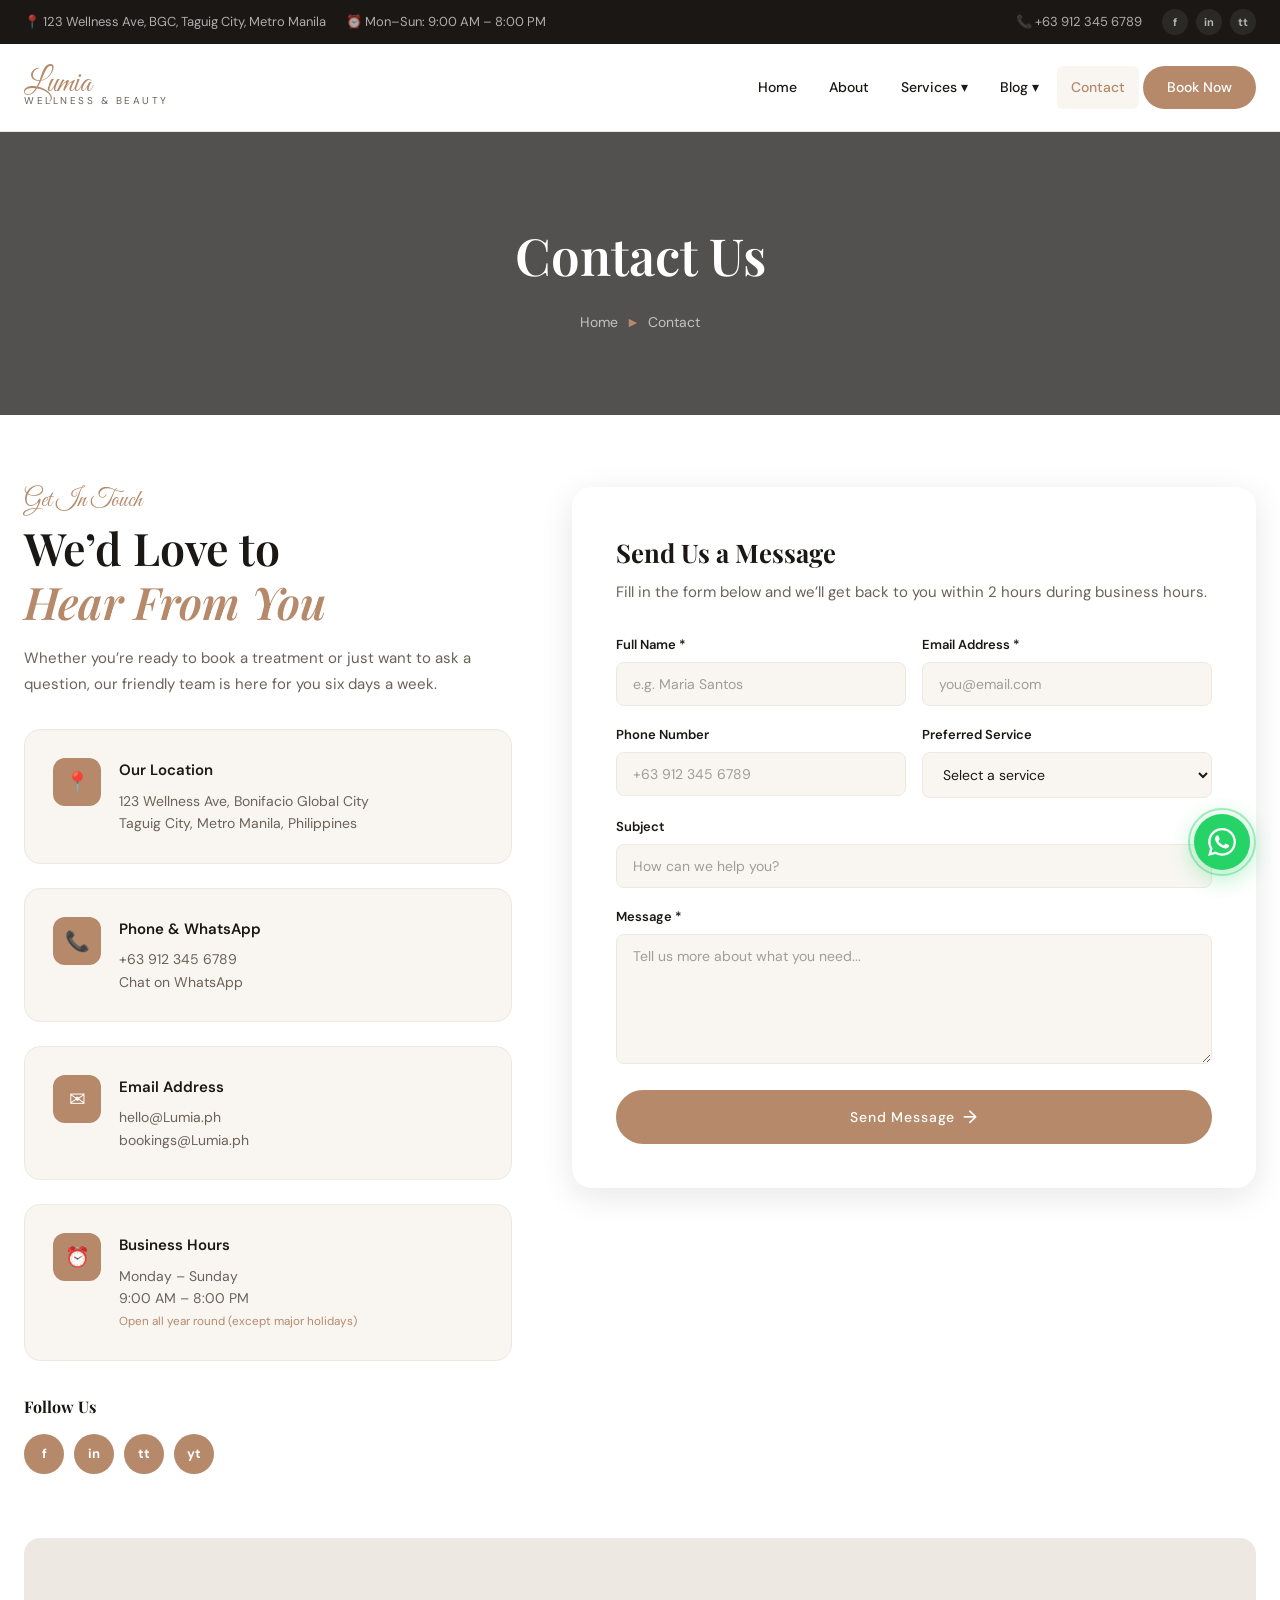
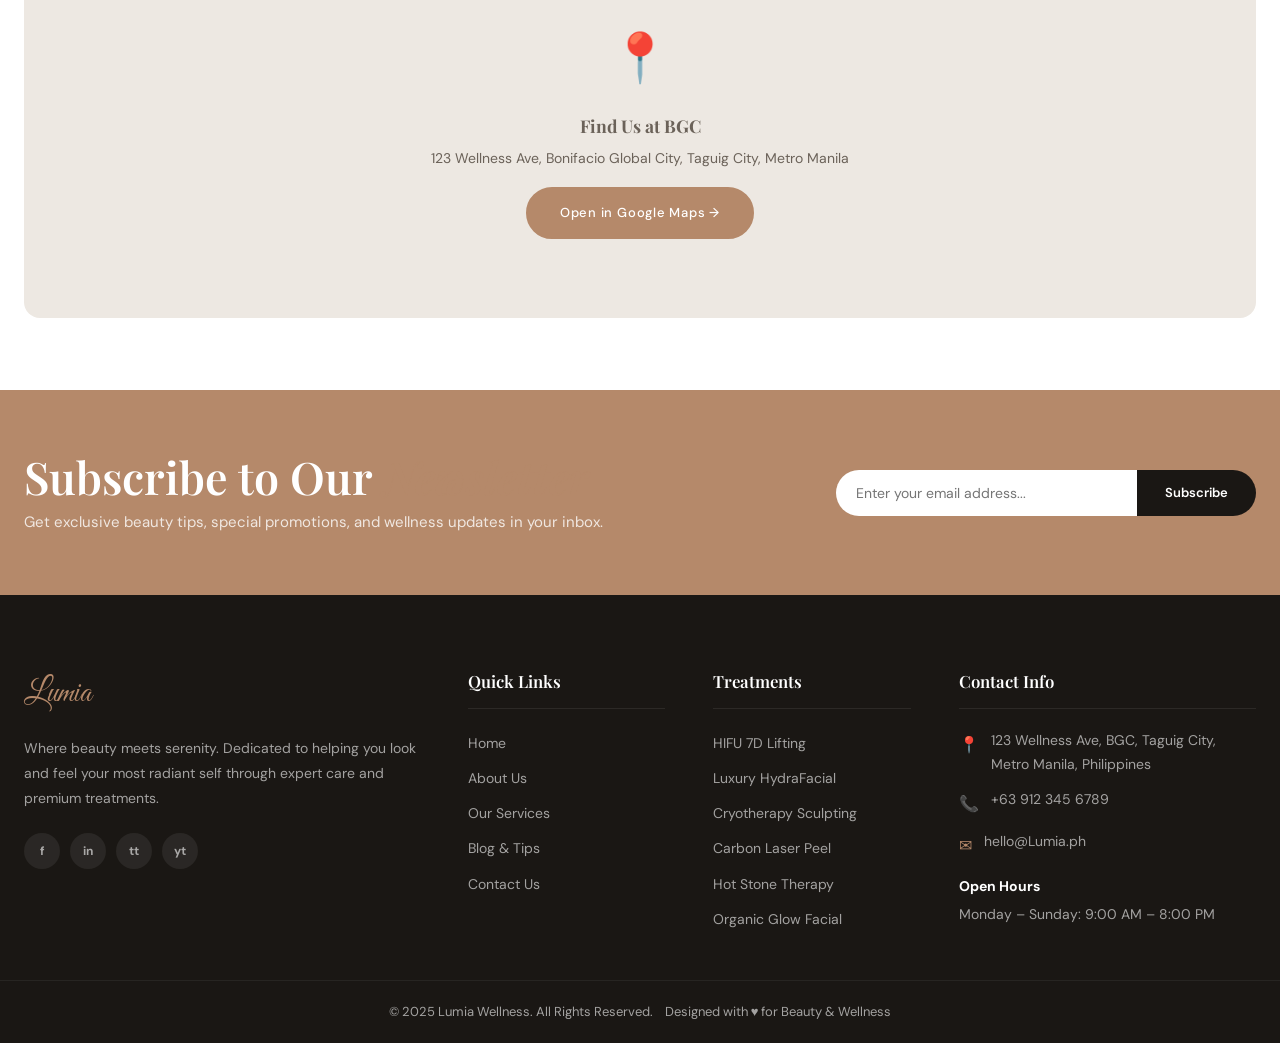
<file: contact.html>
<!DOCTYPE html>
<html lang="en">
<head>
  <meta charset="UTF-8" />
  <meta name="viewport" content="width=device-width, initial-scale=1.0" />
  <title>Contact Us &mdash; Lumia Wellness</title>
  <link rel="stylesheet" href="style.css" />
</head>
<body>

  <!-- TOP BAR -->
  <div class="top-bar">
    <div class="container">
      <div class="top-bar-left">
        <span>&#128205; 123 Wellness Ave, BGC, Taguig City, Metro Manila</span>
        <span>&#9200; Mon&ndash;Sun: 9:00 AM &ndash; 8:00 PM</span>
      </div>
      <div class="top-bar-right">
        <a href="tel:+639123456789">&#128222; +63 912 345 6789</a>
        <div class="top-bar-social">
          <a href="#" aria-label="Facebook">f</a>
          <a href="#" aria-label="Instagram">in</a>
          <a href="#" aria-label="TikTok">tt</a>
        </div>
      </div>
    </div>
  </div>

  <!-- NAVBAR -->
  <nav class="navbar" id="navbar">
    <div class="container">
      <div class="nav-inner">
        <a href="index.html" class="nav-logo">
          <span class="logo-script">Lumia</span>
          <span class="logo-sub">Wellness &amp; Beauty</span>
        </a>
        <ul class="nav-menu" id="navMenu">
          <li class="nav-item"><a href="index.html" class="nav-link">Home</a></li>
          <li class="nav-item"><a href="about.html" class="nav-link">About</a></li>
          <li class="nav-item">
            <a href="services.html" class="nav-link">Services &#9662;</a>
            <div class="dropdown">
              <a href="services.html">All Services</a>
              <a href="service-details.html">Service Detail</a>
            </div>
          </li>
          <li class="nav-item">
            <a href="blog.html" class="nav-link">Blog &#9662;</a>
            <div class="dropdown">
              <a href="blog.html">Blog Listing</a>
              <a href="blog-details.html">Blog Detail</a>
            </div>
          </li>
          <li class="nav-item"><a href="contact.html" class="nav-link active">Contact</a></li>
          <li class="nav-item"><a href="contact.html" class="nav-link nav-book">Book Now</a></li>
        </ul>
        <button class="nav-toggle" id="navToggle" aria-label="Toggle menu">
          <span></span><span></span><span></span>
        </button>
      </div>
    </div>
  </nav>

  <!-- PAGE HERO -->
  <section class="page-hero">
    <div class="page-hero-bg" style="background-image:url('https://images.unsplash.com/photo-1600334089648-b0d9d3028eb2?w=1600&q=80&fit=crop')"></div>
    <div class="page-hero-overlay"></div>
    <div class="container">
      <div class="page-hero-content">
        <h1>Contact Us</h1>
        <nav class="breadcrumb" aria-label="breadcrumb">
          <a href="index.html">Home</a>
          <span class="sep">&#9658;</span>
          <span>Contact</span>
        </nav>
      </div>
    </div>
  </section>
  <section class="contact-page">
    <div class="container">
      <div class="contact-grid">
        <!-- Contact Info -->
        <div class="contact-info">
          <div style="margin-bottom:8px;" class="reveal">
            <span class="tag">Get In Touch</span>
            <h2 class="section-title">We&rsquo;d Love to<br/><em>Hear From You</em></h2>
            <p style="font-size:15px;color:var(--mid);margin-top:8px;">Whether you&rsquo;re ready to book a treatment or just want to ask a question, our friendly team is here for you six days a week.</p>
          </div>
          <div class="contact-info-card reveal delay-1">
            <div class="contact-icon">&#128205;</div>
            <div>
              <h4>Our Location</h4>
              <p>123 Wellness Ave, Bonifacio Global City<br/>Taguig City, Metro Manila, Philippines</p>
            </div>
          </div>
          <div class="contact-info-card reveal delay-2">
            <div class="contact-icon">&#128222;</div>
            <div>
              <h4>Phone &amp; WhatsApp</h4>
              <p><a href="tel:+639123456789">+63 912 345 6789</a><br/><a href="https://wa.me/639123456789">Chat on WhatsApp</a></p>
            </div>
          </div>
          <div class="contact-info-card reveal delay-3">
            <div class="contact-icon">&#9993;</div>
            <div>
              <h4>Email Address</h4>
              <p><a href="mailto:hello@Lumia.ph">hello@Lumia.ph</a><br/><a href="mailto:bookings@Lumia.ph">bookings@Lumia.ph</a></p>
            </div>
          </div>
          <div class="contact-info-card reveal delay-4">
            <div class="contact-icon">&#9200;</div>
            <div>
              <h4>Business Hours</h4>
              <p>Monday &ndash; Sunday<br/>9:00 AM &ndash; 8:00 PM<br/><small style="color:var(--primary);">Open all year round (except major holidays)</small></p>
            </div>
          </div>
          <!-- Social Links -->
          <div class="reveal" style="margin-top:8px;">
            <h4 style="font-family:var(--font-display);font-size:1rem;color:var(--dark);margin-bottom:14px;">Follow Us</h4>
            <div style="display:flex;gap:10px;">
              <a href="#" style="width:40px;height:40px;border-radius:50%;background:var(--primary);color:#fff;display:flex;align-items:center;justify-content:center;font-weight:700;font-size:13px;">f</a>
              <a href="#" style="width:40px;height:40px;border-radius:50%;background:var(--primary);color:#fff;display:flex;align-items:center;justify-content:center;font-weight:700;font-size:13px;">in</a>
              <a href="#" style="width:40px;height:40px;border-radius:50%;background:var(--primary);color:#fff;display:flex;align-items:center;justify-content:center;font-weight:700;font-size:13px;">tt</a>
              <a href="#" style="width:40px;height:40px;border-radius:50%;background:var(--primary);color:#fff;display:flex;align-items:center;justify-content:center;font-weight:700;font-size:13px;">yt</a>
            </div>
          </div>
        </div>

        <!-- Contact Form -->
        <div class="contact-form-wrap reveal-right">
          <h2>Send Us a Message</h2>
          <p>Fill in the form below and we&rsquo;ll get back to you within 2 hours during business hours.</p>
          <form class="contact-form" onsubmit="event.preventDefault();this.innerHTML='<div style=text-align:center;padding:40px><div style=font-size:3rem>&#10003;</div><h3 style=color:var(--primary);font-family:var(--font-display);margin:12px 0>Message Sent!</h3><p>Thank you for reaching out. We will get back to you within 2 hours.</p></div>'">
            <div class="form-row">
              <div class="form-group">
                <label>Full Name *</label>
                <input type="text" class="cf-control" placeholder="e.g. Maria Santos" required />
              </div>
              <div class="form-group">
                <label>Email Address *</label>
                <input type="email" class="cf-control" placeholder="you@email.com" required />
              </div>
            </div>
            <div class="form-row">
              <div class="form-group">
                <label>Phone Number</label>
                <input type="tel" class="cf-control" placeholder="+63 912 345 6789" />
              </div>
              <div class="form-group">
                <label>Preferred Service</label>
                <select class="cf-control">
                  <option value="" disabled selected>Select a service</option>
                  <option>HIFU 7D Lifting Facial</option>
                  <option>Luxury HydraFacial</option>
                  <option>Cryotherapy Sculpting</option>
                  <option>Carbon Laser Peel</option>
                  <option>Hot Stone Therapy</option>
                  <option>Organic Glow Facial</option>
                  <option>General Inquiry</option>
                </select>
              </div>
            </div>
            <div class="form-group">
              <label>Subject</label>
              <input type="text" class="cf-control" placeholder="How can we help you?" />
            </div>
            <div class="form-group">
              <label>Message *</label>
              <textarea class="cf-control" placeholder="Tell us more about what you need..." required></textarea>
            </div>
            <button type="submit" class="btn btn-primary" style="width:100%;justify-content:center;font-size:14px;">Send Message <span class="arrow">&#8594;</span></button>
          </form>
        </div>
      </div>

      <!-- Map Placeholder -->
      <div class="map-wrap reveal" style="margin-top:64px;">
        <div style="text-align:center;">
          <div style="font-size:3rem;margin-bottom:12px;">&#128205;</div>
          <h3 style="font-family:var(--font-display);color:var(--mid);margin-bottom:6px;">Find Us at BGC</h3>
          <p style="font-size:14px;color:var(--mid);">123 Wellness Ave, Bonifacio Global City, Taguig City, Metro Manila</p>
          <a href="https://maps.google.com" target="_blank" class="btn btn-primary" style="margin-top:16px;">Open in Google Maps &#8594;</a>
        </div>
      </div>
    </div>
  </section>

  <!-- NEWSLETTER -->
  <section class="newsletter-section">
    <div class="container">
      <div class="newsletter-inner">
        <div class="newsletter-text reveal-left">
          <h2 class="section-title">Subscribe to Our <em>Newsletter</em></h2>
          <p>Get exclusive beauty tips, special promotions, and wellness updates in your inbox.</p>
        </div>
        <form class="newsletter-form" onsubmit="event.preventDefault();this.innerHTML='<p style=color:#fff;font-weight:600>&#10003; Thank you for subscribing!</p>'">
          <input type="email" placeholder="Enter your email address..." required />
          <button type="submit">Subscribe</button>
        </form>
      </div>
    </div>
  </section>

  <!-- FOOTER -->
  <footer class="footer">
    <div class="footer-top">
      <div class="container">
        <div class="footer-grid">
          <div class="footer-brand">
            <span class="logo-script">Lumia</span>
            <p>Where beauty meets serenity. Dedicated to helping you look and feel your most radiant self through expert care and premium treatments.</p>
            <div class="footer-social">
              <a href="#" aria-label="Facebook">f</a>
              <a href="#" aria-label="Instagram">in</a>
              <a href="#" aria-label="TikTok">tt</a>
              <a href="#" aria-label="YouTube">yt</a>
            </div>
          </div>
          <div class="footer-col">
            <h4>Quick Links</h4>
            <ul class="footer-links">
              <li><a href="index.html">Home</a></li>
              <li><a href="about.html">About Us</a></li>
              <li><a href="services.html">Our Services</a></li>
              <li><a href="blog.html">Blog &amp; Tips</a></li>
              <li><a href="contact.html">Contact Us</a></li>
            </ul>
          </div>
          <div class="footer-col">
            <h4>Treatments</h4>
            <ul class="footer-links">
              <li><a href="service-details.html">HIFU 7D Lifting</a></li>
              <li><a href="service-details.html">Luxury HydraFacial</a></li>
              <li><a href="service-details.html">Cryotherapy Sculpting</a></li>
              <li><a href="service-details.html">Carbon Laser Peel</a></li>
              <li><a href="service-details.html">Hot Stone Therapy</a></li>
              <li><a href="service-details.html">Organic Glow Facial</a></li>
            </ul>
          </div>
          <div class="footer-col">
            <h4>Contact Info</h4>
            <div class="footer-contact">
              <div class="footer-contact-item">
                <span class="footer-contact-icon">&#128205;</span>
                <span>123 Wellness Ave, BGC, Taguig City, Metro Manila, Philippines</span>
              </div>
              <div class="footer-contact-item">
                <span class="footer-contact-icon">&#128222;</span>
                <a href="tel:+639123456789">+63 912 345 6789</a>
              </div>
              <div class="footer-contact-item">
                <span class="footer-contact-icon">&#9993;</span>
                <a href="mailto:hello@Lumia.ph">hello@Lumia.ph</a>
              </div>
            </div>
            <div class="footer-hours">
              <strong>Open Hours</strong>
              Monday &ndash; Sunday: 9:00 AM &ndash; 8:00 PM
            </div>
          </div>
        </div>
      </div>
    </div>
    <div class="footer-bottom">
      <div class="container" style="display:flex;align-items:center;justify-content:space-between;flex-wrap:wrap;gap:12px;">
        <span>&copy; 2025 Lumia Wellness. All Rights Reserved.</span>
        <span>Designed with &#9829; for Beauty &amp; Wellness</span>
      </div>
    </div>
  </footer>

  <!-- WHATSAPP FLOATING BUTTON -->
  <a href="https://wa.me/639123456789?text=Hi!%20I'd%20like%20to%20book%20a%20consultation%20at%20Lumia%20Wellness." class="wa-float" target="_blank" rel="noopener noreferrer" aria-label="Chat on WhatsApp">
    <svg viewBox="0 0 24 24" xmlns="http://www.w3.org/2000/svg">
      <path d="M17.472 14.382c-.297-.149-1.758-.867-2.03-.967-.273-.099-.471-.148-.67.15-.197.297-.767.966-.94 1.164-.173.199-.347.223-.644.075-.297-.15-1.255-.463-2.39-1.475-.883-.788-1.48-1.761-1.653-2.059-.173-.297-.018-.458.13-.606.134-.133.298-.347.446-.52.149-.174.198-.298.298-.497.099-.198.05-.371-.025-.52-.075-.149-.669-1.612-.916-2.207-.242-.579-.487-.5-.669-.51-.173-.008-.371-.01-.57-.01-.198 0-.52.074-.792.372-.272.297-1.04 1.016-1.04 2.479 0 1.462 1.065 2.875 1.213 3.074.149.198 2.096 3.2 5.077 4.487.709.306 1.262.489 1.694.625.712.227 1.36.195 1.871.118.571-.085 1.758-.719 2.006-1.413.248-.694.248-1.289.173-1.413-.074-.124-.272-.198-.57-.347m-5.421 7.403h-.004a9.87 9.87 0 01-5.031-1.378l-.361-.214-3.741.982.998-3.648-.235-.374a9.86 9.86 0 01-1.51-5.26c.001-5.45 4.436-9.884 9.888-9.884 2.64 0 5.122 1.03 6.988 2.898a9.825 9.825 0 012.893 6.994c-.003 5.45-4.437 9.884-9.885 9.884m8.413-18.297A11.815 11.815 0 0012.05 0C5.495 0 .16 5.335.157 11.892c0 2.096.547 4.142 1.588 5.945L.057 24l6.305-1.654a11.882 11.882 0 005.683 1.448h.005c6.554 0 11.89-5.335 11.893-11.893a11.821 11.821 0 00-3.48-8.413z"/>
    </svg>
    <span class="wa-tooltip">Chat on WhatsApp!</span>
  </a>

  <script src="script.js"></script>
</body>
</html>
</file>
<file: style.css>
/* ================================================================
   SERENOVA WELLNESS — Main Stylesheet
   style.css | All Pages
   ================================================================ */

/* ---- Google Fonts ---- */
@import url('https://fonts.googleapis.com/css2?family=Playfair+Display:ital,wght@0,400;0,500;0,600;0,700;1,400;1,500&family=DM+Sans:wght@300;400;500;600&family=Great+Vibes&display=swap');

/* ================================================================
   CSS CUSTOM PROPERTIES
   ================================================================ */
:root {
  --primary:      #b5896a;
  --primary-dark: #9a6e51;
  --primary-light:#e8d5c4;
  --accent:       #7c9e8a;
  --accent-light: #d2e4da;
  --dark:         #1a1714;
  --dark-2:       #2e2824;
  --mid:          #6b6259;
  --light:        #f9f6f2;
  --white:        #ffffff;
  --border:       #ede8e2;
  --font-display: 'Playfair Display', Georgia, serif;
  --font-script:  'Great Vibes', cursive;
  --font-body:    'DM Sans', sans-serif;
  --transition:   0.38s cubic-bezier(0.4,0,0.2,1);
  --shadow-sm:    0 2px 12px rgba(26,23,20,0.07);
  --shadow-md:    0 8px 32px rgba(26,23,20,0.10);
  --shadow-lg:    0 20px 60px rgba(26,23,20,0.14);
  --radius:       10px;
  --container:    1300px;
  --nav-h:        88px;
}

/* ================================================================ RESET */
*, *::before, *::after { box-sizing: border-box; margin: 0; padding: 0; }
html { scroll-behavior: smooth; font-size: 16px; -webkit-font-smoothing: antialiased; }
body { font-family: var(--font-body); background: var(--white); color: var(--mid); line-height: 1.7; overflow-x: hidden; }
img  { max-width: 100%; height: auto; display: block; }
a    { color: inherit; text-decoration: none; }
ul   { list-style: none; }
button { cursor: pointer; border: none; background: none; font-family: inherit; }
input, textarea, select { font-family: inherit; }

/* ================================================================ UTILITIES */
.container { max-width: var(--container); margin: 0 auto; padding: 0 24px; }
.section    { padding: 96px 0; }
.text-center { text-align: center; }
.text-center .section-sub { margin: 0 auto; }

.tag { display: inline-block; font-family: var(--font-script); font-size: 1.5rem; color: var(--primary); margin-bottom: 8px; line-height: 1; }
.section-title { font-family: var(--font-display); font-size: clamp(1.9rem, 3.5vw, 2.8rem); font-weight: 600; color: var(--dark); line-height: 1.2; margin-bottom: 18px; }
.section-title em { font-style: italic; color: var(--primary); }
.section-sub { font-size: 15px; color: var(--mid); max-width: 540px; line-height: 1.8; }

/* ================================================================ BUTTONS */
.btn { display: inline-flex; align-items: center; gap: 8px; padding: 13px 32px; font-size: 13px; font-weight: 500; letter-spacing: 0.06em; border-radius: 40px; transition: var(--transition); cursor: pointer; white-space: nowrap; border: 2px solid transparent; }
.btn-primary { background: var(--primary); color: var(--white); border-color: var(--primary); }
.btn-primary:hover { background: var(--primary-dark); border-color: var(--primary-dark); transform: translateY(-2px); box-shadow: 0 8px 24px rgba(181,137,106,0.35); }
.btn-outline { background: transparent; color: var(--white); border-color: rgba(255,255,255,0.6); }
.btn-outline:hover { background: rgba(255,255,255,0.15); border-color: var(--white); }
.btn-dark { background: var(--dark); color: var(--white); border-color: var(--dark); }
.btn-dark:hover { background: var(--dark-2); transform: translateY(-2px); box-shadow: var(--shadow-md); }
.btn-accent { background: var(--accent); color: var(--white); border-color: var(--accent); }
.btn-accent:hover { background: #678379; border-color: #678379; transform: translateY(-2px); }
.btn .arrow { font-size: 18px; transition: transform var(--transition); }
.btn:hover .arrow { transform: translateX(4px); }

/* ================================================================ SCROLL REVEAL */
.reveal { opacity: 0; transform: translateY(36px); transition: opacity 0.75s ease, transform 0.75s ease; }
.reveal.visible { opacity: 1; transform: none; }
.reveal-left  { opacity: 0; transform: translateX(-40px); transition: opacity 0.75s ease, transform 0.75s ease; }
.reveal-right { opacity: 0; transform: translateX(40px);  transition: opacity 0.75s ease, transform 0.75s ease; }
.reveal-left.visible, .reveal-right.visible { opacity: 1; transform: none; }
.delay-1 { transition-delay: 0.1s !important; }
.delay-2 { transition-delay: 0.2s !important; }
.delay-3 { transition-delay: 0.3s !important; }
.delay-4 { transition-delay: 0.4s !important; }
.delay-5 { transition-delay: 0.5s !important; }

/* ================================================================ TOP BAR */
.top-bar { background: var(--dark); color: rgba(255,255,255,0.65); font-size: 13px; padding: 9px 0; }
.top-bar .container { max-width: var(--container); margin:0 auto; display: flex; align-items: center; justify-content: space-between; gap: 16px; flex-wrap: wrap; }
.top-bar-left, .top-bar-right { display: flex; align-items: center; gap: 20px; }
.top-bar a { color: rgba(255,255,255,0.65); transition: color 0.2s; }
.top-bar a:hover { color: var(--primary); }
.top-bar-social { display: flex; gap: 8px; }
.top-bar-social a { width: 26px; height: 26px; border-radius: 50%; background: rgba(255,255,255,0.08); display: flex; align-items: center; justify-content: center; font-size: 11px; font-weight: 700; transition: background var(--transition); }
.top-bar-social a:hover { background: var(--primary); color: #fff; }

/* ================================================================ NAVBAR */
.navbar { position: sticky; top: 0; z-index: 999; background: #fff; border-bottom: 1px solid var(--border); height: var(--nav-h); display: flex; align-items: center; transition: box-shadow var(--transition); }
.navbar.scrolled { box-shadow: var(--shadow-md); }
.navbar .container {
    max-width: var(--container);
    margin: 0 auto;
    width: 100%;
}
.nav-inner { display: flex; align-items: center; justify-content: space-between; width: 100%; }
.nav-logo { display: flex; flex-direction: column; line-height: 1; }
.nav-logo .logo-script { font-family: var(--font-script); font-size: 2rem; color: var(--primary); }
.nav-logo .logo-sub { font-size: 10px; letter-spacing: 0.25em; text-transform: uppercase; color: var(--mid); margin-top: -4px; }
.nav-menu { display: flex; align-items: center; gap: 4px; }
.nav-item { position: relative; }
.nav-link { display: block; padding: 10px 14px; font-size: 14px; font-weight: 500; color: var(--dark); border-radius: 6px; transition: color var(--transition), background var(--transition); white-space: nowrap; }
.nav-link:hover, .nav-link.active { color: var(--primary); background: var(--light); }
.nav-item:hover .dropdown { opacity: 1; visibility: visible; transform: translateY(0); }
.dropdown { position: absolute; top: calc(100% + 8px); left: 0; background: var(--white); border: 1px solid var(--border); border-radius: var(--radius); box-shadow: var(--shadow-lg); min-width: 180px; padding: 8px 0; opacity: 0; visibility: hidden; transform: translateY(12px); transition: var(--transition); z-index: 100; }
.dropdown a { display: block; padding: 9px 20px; font-size: 14px; color: var(--dark); transition: color var(--transition), padding var(--transition); }
.dropdown a:hover { color: var(--primary); padding-left: 26px; }
.nav-book { background: var(--primary) !important; color: var(--white) !important; border-radius: 40px !important; padding: 10px 24px !important; }
.nav-book:hover { background: var(--primary-dark) !important; }
.nav-toggle { display: none; flex-direction: column; gap: 5px; width: 28px; cursor: pointer; }
.nav-toggle span { display: block; height: 2px; background: var(--dark); border-radius: 2px; transition: var(--transition); }
.nav-toggle.open span:nth-child(1) { transform: rotate(45deg) translate(5px,5px); }
.nav-toggle.open span:nth-child(2) { opacity: 0; }
.nav-toggle.open span:nth-child(3) { transform: rotate(-45deg) translate(5px,-5px); }

/* ================================================================ HERO */
.hero { position: relative; overflow: hidden; min-height: 90vh; display: flex; align-items: center; padding: 60px 0; background: var(--light); }
.hero .hero-bg { position: absolute; inset: 0; pointer-events: none; z-index: 1; }
.hero .hero-bg::after { content: ''; position: absolute; inset: 0; background: radial-gradient(circle at center, rgba(255,255,255,0.2), transparent 60%); animation: heroBg 20s linear infinite; pointer-events: none; }
.hero .container { position: relative; z-index: 2; }

.hero-grid { display: grid; grid-template-columns: 1fr 1fr; gap: 80px; align-items: center; }
.hero-img-wrap { position: relative; display: flex; justify-content: center; }
.hero-img { width: 520px; height: 520px; border-radius: 50%; overflow: hidden; box-shadow: var(--shadow-lg); }
.hero-img img { width: 100%; height: 100%; object-fit: cover; transition: transform 0.7s ease; }
.hero-img:hover img { transform: scale(1.05); }
.hero-content { position: relative; z-index: 3; }
.hero-tag { font-family: var(--font-script); font-size: 1.8rem; color: var(--primary); display: block; margin-bottom: 12px; opacity: 0; animation: fadeUp 1s 0.4s forwards; }
.hero-title { font-family: var(--font-display); font-size: clamp(2.2rem, 5vw, 3.6rem); font-weight: 600; color: var(--dark); line-height: 1.1; margin-bottom: 22px; }
.hero-title em { font-style: italic; color: var(--primary); }
.hero-sub { font-size: 16px; color: var(--mid); margin-bottom: 40px; font-weight: 300; line-height: 1.8; opacity: 0; animation: fadeUp 1s 0.8s forwards; }
.hero-actions { display: flex; gap: 14px; flex-wrap: wrap; opacity: 0; animation: fadeUp 1s 1s forwards; }
@keyframes heroBg { 0%,100% { transform: scale(1) rotate(0deg); } 50% { transform: scale(1.05) rotate(180deg); } }
.hero-dots { display: none; }
.hero-dot { display: none; }
.hero-slide { display: none; }
.hero-overlay { display: none; }
.hero-strip { background: var(--dark); padding: 20px 0; }
.hero-strip .container { display: flex; align-items: center; justify-content: space-around; flex-wrap: wrap; gap: 16px; }
.strip-item { display: flex; align-items: center; gap: 12px; color: rgba(255,255,255,0.80); font-size: 14px; font-weight: 500; }
.strip-icon { width: 42px; height: 42px; border-radius: 50%; border: 1px solid rgba(255,255,255,0.2); display: flex; align-items: center; justify-content: center; font-size: 18px; flex-shrink: 0; }
@keyframes fadeUp { from { opacity: 0; transform: translateY(30px); } to { opacity: 1; transform: translateY(0); } }

/* Hero responsive and animations */
@media (max-width: 1024px) {
  .hero-grid { grid-template-columns: 1fr; gap: 40px; }
  .hero-img { width: 400px; height: 400px; }
}
@media (max-width: 768px) {
  .hero { min-height: auto; padding: 40px 0; }
  .hero-grid { grid-template-columns: 1fr; gap: 30px; }
  .hero-img { width: 300px; height: 300px; }
  .hero-title { font-size: clamp(1.8rem, 4vw, 2.4rem); }
  .hero-sub { font-size: 14px; }
}

/* ------------------------------------------------
   Section background subtle movement animation
   ------------------------------------------------ */
.section { position: relative; }
.section::before {
  content: '';
  position: absolute;
  inset: 0;
  background: radial-gradient(circle at 20% 20%, var(--accent-light) 0%, transparent 60%);
  opacity: 0.15;
  pointer-events: none;
  animation: bgMove 25s linear infinite;
  z-index: -1;
}
@keyframes bgMove {
  0%,100% { transform: translate(0,0); }
  50% { transform: translate(30px,40px); }
}

/* ------------------------------------------------
   HERO HEADLINES ANIMATION
   ------------------------------------------------ */
.hero-title span { display:inline-block; opacity:0; transform: translateY(20px); }
@keyframes slideUp { 0% { opacity:0; transform: translateY(20px); } 100% { opacity:1; transform: translateY(0); } }
.hero-title span.slide-in { animation: slideUp 0.6s ease forwards; }

/* ================================================================ CATEGORY STRIP */
.cat-strip { background: var(--light); border-bottom: 1px solid var(--border); }
.cat-strip .container { display: flex; align-items: stretch; justify-content: center; flex-wrap: wrap; }
.cat-item { display: flex; flex-direction: column; align-items: center; gap: 10px; padding: 28px 30px; border-right: 1px solid var(--border); text-align: center; transition: background var(--transition); cursor: pointer; flex: 1; min-width: 110px; }
.cat-item:last-child { border-right: none; }
.cat-item:hover { background: var(--white); }
.cat-item:hover .cat-icon { background: var(--primary); color: var(--white); }
.cat-icon { width: 56px; height: 56px; border-radius: 50%; background: var(--white); border: 1px solid var(--border); display: flex; align-items: center; justify-content: center; font-size: 22px; transition: var(--transition); }
.cat-label { font-size: 11px; font-weight: 600; letter-spacing: 0.08em; text-transform: uppercase; color: var(--dark); }

/* ================================================================ ABOUT */
/* old about section removed; replaced by feature-section further down */
.about-section { background: var(--white); }
.about-grid { display: grid; grid-template-columns: 1fr 1fr; gap: 72px; align-items: center; }
.about-img-wrap { position: relative; }
.about-img-main { border-radius: 16px; overflow: hidden; aspect-ratio: 4/5; }
.about-img-main img { width: 100%; height: 100%; object-fit: cover; transition: transform 0.7s ease; }
.about-img-main:hover img { transform: scale(1.04); }
.about-badge { position: absolute; bottom: -24px; right: -24px; background: var(--primary); color: var(--white); border-radius: 12px; padding: 20px 24px; text-align: center; box-shadow: var(--shadow-lg); }
.about-badge .num { font-family: var(--font-display); font-size: 2.4rem; font-weight: 700; line-height: 1; display: block; }
.about-badge .lbl { font-size: 12px; opacity: 0.85; margin-top: 4px; }
.about-text { padding-left: 10px; }
.about-text .tag { font-size: 1.7rem; }
.about-features { display: flex; flex-direction: column; gap: 16px; margin: 28px 0 32px; }
.about-feat { display: flex; align-items: flex-start; gap: 14px; }
.feat-dot { width: 32px; height: 32px; border-radius: 50%; background: var(--primary-light); color: var(--primary-dark); display: flex; align-items: center; justify-content: center; font-size: 15px; flex-shrink: 0; margin-top: 2px; }
.feat-text strong { display: block; font-size: 15px; color: var(--dark); margin-bottom: 2px; }
.feat-text span { font-size: 14px; }

/* ================================================================ FEATURE HIGHLIGHT (new section) */
.feature-section { position: relative; overflow: hidden; background: var(--light); }
.feature-bg { position: absolute; inset: 0; pointer-events: none; }
.anim-circle { position: absolute; border-radius: 50%; opacity: 0.25; animation: float 12s ease-in-out infinite; }
.anim-circle.c1 { width: 320px; height: 320px; background: var(--primary-light); top: 10%; left: -120px; animation-delay: 0s; }
.anim-circle.c2 { width: 240px; height: 240px; background: var(--accent-light); top: 50%; left: 75%; animation-delay: 3s; }
.anim-circle.c3 { width: 400px; height: 400px; background: var(--primary-light); top: 70%; left: 25%; animation-delay: 6s; }
@keyframes float { 0%,100% { transform: translate(0,0) scale(1); } 50% { transform: translate(25px,-35px) scale(1.25); } }

.feature-content { display: flex; align-items: center; gap: 80px; flex-wrap: wrap; position: relative; z-index: 2; }
.feature-img-wrap { flex: 1 1 480px; display: flex; justify-content: center; }
.feature-img { width: 480px; height: 480px; border-radius: 50%; overflow: hidden; }
.feature-img img { width: 100%; height: 100%; object-fit: cover; transition: transform 0.7s ease; }
.feature-img:hover img { transform: scale(1.04); }
.feature-text { flex: 1 1 540px; max-width: 540px; }
.feature-header { display: flex; align-items: center; gap: 16px; margin-bottom: 12px; }
.feature-header .years { background: var(--primary); color: var(--white); padding: 4px 14px; border-radius: 20px; font-size: 13px; }
.feature-text h2 { margin-bottom: 20px; position: relative; }
.feature-text h2::before { content: 'A'; position: absolute; top: -40px; left: -50px; font-size: 14rem; color: rgba(26,23,20,0.05); z-index: -1; }
.feature-text .section-sub { margin-bottom: 28px; }
@media (max-width: 768px) {
  .feature-content { flex-direction: column; gap: 40px; }
  .feature-img { width: 320px; height: 320px; }
  .feature-text h2::before { font-size: 10rem; top: -20px; left: -30px; }
}

/* ================================================================ SERVICES GRID */
.services-section { background: var(--light); }
.services-grid { display: grid; grid-template-columns: repeat(3, 1fr); gap: 28px; margin-top: 48px; }
.service-card { background: var(--white); border-radius: 16px; overflow: hidden; box-shadow: var(--shadow-sm); transition: transform var(--transition), box-shadow var(--transition); }
.service-card:hover { transform: translateY(-8px); box-shadow: var(--shadow-lg); }
.service-img { height: 240px; overflow: hidden; position: relative; }
.service-img img { width: 100%; height: 100%; object-fit: cover; transition: transform 0.7s ease; }
.service-card:hover .service-img img { transform: scale(1.08); }
.service-cat { position: absolute; top: 16px; left: 16px; background: var(--primary); color: #fff; font-size: 11px; font-weight: 600; letter-spacing: 0.1em; text-transform: uppercase; padding: 4px 12px; border-radius: 20px; }
.service-body { padding: 24px 26px 28px; }
.service-body h3 { font-family: var(--font-display); font-size: 1.2rem; font-weight: 600; color: var(--dark); margin-bottom: 10px; transition: color var(--transition); }
.service-card:hover .service-body h3 { color: var(--primary); }
.service-body p { font-size: 14px; line-height: 1.7; margin-bottom: 16px; }
.service-link { font-size: 13px; font-weight: 600; color: var(--primary); display: inline-flex; align-items: center; gap: 6px; transition: gap var(--transition); }
.service-card:hover .service-link { gap: 10px; }

/* ================================================================ STATS */
.stats-section { background: var(--dark); padding: 60px 0; }
.stats-grid { display: grid; grid-template-columns: repeat(4, 1fr); gap: 32px; text-align: center; }
.stat-item { color: var(--white); }
.stat-num { font-family: var(--font-display); font-size: clamp(2.4rem, 5vw, 3.4rem); font-weight: 700; color: var(--primary); line-height: 1; margin-bottom: 8px; }
.stat-label { font-size: 14px; opacity: 0.65; letter-spacing: 0.05em; }

/* ================================================================ PRICING */
.pricing-section { background: var(--white); }
.pricing-grid { display: grid; grid-template-columns: repeat(3, 1fr); gap: 28px; margin-top: 48px; }
.price-card { border: 1px solid var(--border); border-radius: 20px; padding: 40px 36px 44px; text-align: center; transition: var(--transition); position: relative; overflow: hidden; }
.price-card::before { content: ''; position: absolute; top: 0; left: 0; right: 0; height: 4px; background: var(--primary-light); transition: var(--transition); }
.price-card:hover { transform: translateY(-6px); box-shadow: var(--shadow-lg); border-color: transparent; }
.price-card:hover::before { background: var(--primary); }
.price-card.featured { background: var(--dark); border-color: var(--dark); color: var(--white); }
.price-card.featured::before { background: var(--primary); }
.price-badge { position: absolute; top: 20px; right: 20px; background: var(--primary); color: #fff; font-size: 11px; font-weight: 600; letter-spacing: 0.08em; padding: 4px 10px; border-radius: 20px; }
.price-name { font-family: var(--font-script); font-size: 1.6rem; color: var(--primary); margin-bottom: 4px; }
.price-title { font-family: var(--font-display); font-size: 1.4rem; color: var(--dark); margin-bottom: 20px; }
.price-card.featured .price-title { color: var(--white); }
.price-amount { margin-bottom: 28px; }
.price-amount .currency { font-size: 1.2rem; color: var(--primary); vertical-align: top; margin-top: 8px; display: inline-block; }
.price-amount .amount { font-family: var(--font-display); font-size: 3.2rem; font-weight: 700; color: var(--dark); line-height: 1; }
.price-card.featured .price-amount .amount { color: var(--white); }
.price-amount .period { font-size: 13px; display: block; color: var(--mid); }
.price-features { text-align: left; margin-bottom: 32px; display: flex; flex-direction: column; gap: 10px; }
.price-features li { font-size: 14px; display: flex; align-items: center; gap: 10px; }
.price-features li::before { content: '✓'; color: var(--accent); font-weight: 700; }
.price-card.featured .price-features li { color: rgba(255,255,255,0.75); }

/* ================================================================ TESTIMONIALS */
.testi-section { background: var(--light); overflow: hidden; }
.testi-header { margin-bottom: 48px; }
.testi-track-wrap { overflow: hidden; }
.testi-track { display: flex; gap: 28px; transition: transform 0.6s cubic-bezier(0.4,0,0.2,1); }
.testi-card { min-width: calc(50% - 14px); background: var(--white); border-radius: 20px; padding: 40px; box-shadow: var(--shadow-sm); flex-shrink: 0; position: relative; }
.testi-quote { position: absolute; top: 24px; right: 28px; font-family: var(--font-display); font-size: 6rem; line-height: 1; color: var(--primary-light); font-style: italic; }
.testi-stars { color: #f5b944; font-size: 15px; letter-spacing: 3px; margin-bottom: 16px; }
.testi-text { font-family: var(--font-display); font-size: 1.05rem; font-style: italic; font-weight: 400; color: var(--dark-2); line-height: 1.75; margin-bottom: 28px; }
.testi-author { display: flex; align-items: center; gap: 14px; }
.testi-avatar { width: 52px; height: 52px; border-radius: 50%; overflow: hidden; flex-shrink: 0; border: 3px solid var(--primary-light); }
.testi-avatar img { width: 100%; height: 100%; object-fit: cover; }
.testi-name { font-weight: 600; font-size: 15px; color: var(--dark); display: block; }
.testi-role { font-size: 13px; color: var(--primary); }
.testi-controls { display: flex; align-items: center; gap: 12px; margin-top: 32px; }
.testi-btn { width: 44px; height: 44px; border-radius: 50%; border: 1.5px solid var(--border); display: flex; align-items: center; justify-content: center; font-size: 18px; color: var(--mid); transition: var(--transition); }
.testi-btn:hover { background: var(--primary); border-color: var(--primary); color: #fff; }

/* ================================================================ TEAM */
.team-section { background: var(--white); }
.team-grid { display: grid; grid-template-columns: repeat(4, 1fr); gap: 28px; margin-top: 48px; }
.team-card { text-align: center; }
.team-img { border-radius: 16px; overflow: hidden; aspect-ratio: 3/4; margin-bottom: 18px; position: relative; }
.team-img img { width: 100%; height: 100%; object-fit: cover; transition: transform 0.6s ease; }
.team-card:hover .team-img img { transform: scale(1.05); }
.team-social { position: absolute; inset: 0; background: rgba(26,23,20,0.55); display: flex; align-items: center; justify-content: center; gap: 10px; opacity: 0; transition: opacity var(--transition); }
.team-card:hover .team-social { opacity: 1; }
.team-social a { width: 36px; height: 36px; border-radius: 50%; background: var(--white); color: var(--dark); display: flex; align-items: center; justify-content: center; font-size: 12px; font-weight: 700; transition: background var(--transition), color var(--transition); }
.team-social a:hover { background: var(--primary); color: #fff; }
.team-name { font-family: var(--font-display); font-size: 1.1rem; font-weight: 600; color: var(--dark); margin-bottom: 4px; }
.team-role { font-size: 13px; color: var(--primary); }

/* ================================================================ APPOINTMENT CTA */
.appt-section { position: relative; overflow: hidden; }
.appt-bg { position: absolute; inset: 0; background-size: cover; background-position: center; }
.appt-overlay { position: absolute; inset: 0; background: linear-gradient(135deg, rgba(26,23,20,0.88) 0%, rgba(124,158,138,0.55) 100%); }
.appt-content { position: relative; z-index: 2; padding: 96px 0; }
.appt-grid { display: grid; grid-template-columns: 1fr 1fr; gap: 80px; align-items: center; }
.appt-left .tag { color: var(--primary-light); font-size: 1.7rem; }
.appt-left .section-title { color: var(--white); }
.appt-left p { color: rgba(255,255,255,0.75); margin-bottom: 32px; }
.appt-info { display: flex; flex-direction: column; gap: 14px; margin-bottom: 32px; }
.appt-info-item { display: flex; align-items: center; gap: 12px; color: rgba(255,255,255,0.85); font-size: 14px; }
.appt-info-icon { font-size: 20px; }
.appt-form { background: rgba(255,255,255,0.07); backdrop-filter: blur(12px); border: 1px solid rgba(255,255,255,0.15); border-radius: 20px; padding: 40px; }
.appt-form h3 { font-family: var(--font-display); font-size: 1.5rem; color: var(--white); margin-bottom: 24px; text-align: center; }
.form-group { margin-bottom: 16px; }
.form-row { display: grid; grid-template-columns: 1fr 1fr; gap: 16px; }
.form-control { width: 100%; background: rgba(255,255,255,0.10); border: 1px solid rgba(255,255,255,0.2); border-radius: 8px; padding: 13px 16px; color: var(--white); font-size: 14px; outline: none; transition: border-color var(--transition); }
.form-control::placeholder { color: rgba(255,255,255,0.40); }
.form-control option { background: var(--dark); }
.form-control:focus { border-color: var(--primary); }

/* ================================================================ GALLERY */
.gallery-section { background: var(--light); }
.gallery-grid { display: grid; grid-template-columns: repeat(4, 1fr); grid-template-rows: repeat(2, 200px); gap: 12px; margin-top: 48px; }
.gallery-item { overflow: hidden; border-radius: 12px; position: relative; cursor: pointer; }
.gallery-item:nth-child(1) { grid-column: span 2; grid-row: span 2; }
.gallery-img { width: 100%; height: 100%; object-fit: cover; transition: transform 0.6s ease; }
.gallery-item:hover .gallery-img { transform: scale(1.08); }
.gallery-overlay { position: absolute; inset: 0; background: rgba(26,23,20,0.55); display: flex; flex-direction: column; align-items: flex-end; justify-content: flex-end; padding: 18px; opacity: 0; transition: opacity var(--transition); }
.gallery-item:hover .gallery-overlay { opacity: 1; }
.gallery-cat { font-size: 11px; font-weight: 600; letter-spacing: 0.1em; text-transform: uppercase; color: var(--primary-light); }
.gallery-title { font-family: var(--font-display); font-size: 1rem; color: var(--white); font-style: italic; }

/* ================================================================ BLOG PREVIEW */
.blog-section { background: var(--white); }
.blog-grid { display: grid; grid-template-columns: repeat(3, 1fr); gap: 28px; margin-top: 48px; }
.blog-card { border-radius: 16px; overflow: hidden; border: 1px solid var(--border); transition: transform var(--transition), box-shadow var(--transition); }
.blog-card:hover { transform: translateY(-6px); box-shadow: var(--shadow-lg); border-color: transparent; }
.blog-img { height: 220px; overflow: hidden; }
.blog-img img { width: 100%; height: 100%; object-fit: cover; transition: transform 0.7s ease; }
.blog-card:hover .blog-img img { transform: scale(1.06); }
.blog-body { padding: 24px; }
.blog-meta { display: flex; align-items: center; gap: 14px; margin-bottom: 12px; flex-wrap: wrap; }
.blog-cat { font-size: 11px; font-weight: 600; letter-spacing: 0.1em; text-transform: uppercase; color: var(--primary); background: var(--primary-light); padding: 3px 10px; border-radius: 20px; }
.blog-date { font-size: 12px; color: var(--mid); }
.blog-body h3 { font-family: var(--font-display); font-size: 1.1rem; font-weight: 600; color: var(--dark); line-height: 1.4; margin-bottom: 10px; transition: color var(--transition); }
.blog-card:hover .blog-body h3 { color: var(--primary); }
.blog-body p { font-size: 14px; color: var(--mid); line-height: 1.7; margin-bottom: 16px; }
.blog-footer { display: flex; align-items: center; justify-content: space-between; padding-top: 14px; border-top: 1px solid var(--border); }
.blog-author { font-size: 13px; font-weight: 500; color: var(--dark); }
.read-more { font-size: 13px; font-weight: 600; color: var(--primary); display: inline-flex; align-items: center; gap: 5px; transition: gap var(--transition); }
.blog-card:hover .read-more { gap: 9px; }

/* ================================================================ INSTAGRAM / BRANDS */
.insta-section { background: var(--light); padding: 64px 0 0; }
.insta-grid { display: grid; grid-template-columns: repeat(5, 1fr); }
.insta-item { aspect-ratio: 1; overflow: hidden; position: relative; }
.insta-item img { width: 100%; height: 100%; object-fit: cover; transition: transform 0.5s ease; }
.insta-item:hover img { transform: scale(1.1); }
.insta-overlay { position: absolute; inset: 0; background: rgba(181,137,106,0.7); display: flex; align-items: center; justify-content: center; opacity: 0; transition: opacity var(--transition); color: #fff; font-size: 24px; }
.insta-item:hover .insta-overlay { opacity: 1; }
.brands-strip { padding: 36px 0; background: var(--light); border-top: 1px solid var(--border); }
.brands-strip .container { display: flex; align-items: center; justify-content: space-around; flex-wrap: wrap; gap: 20px; }
.brand-item { font-family: var(--font-display); font-size: 1.1rem; font-weight: 600; color: var(--border); letter-spacing: 0.08em; transition: color var(--transition); }
.brand-item:hover { color: var(--primary); }

/* ================================================================ NEWSLETTER */
.newsletter-section { background: var(--primary); padding: 60px 0; }
.newsletter-inner { display: flex; align-items: center; justify-content: space-between; gap: 32px; flex-wrap: wrap; }
.newsletter-text .section-title { color: var(--white); margin-bottom: 6px; }
.newsletter-text p { color: rgba(255,255,255,0.80); font-size: 15px; }
.newsletter-form { display: flex; flex: 0 0 420px; max-width: 420px; }
.newsletter-form input { flex: 1; padding: 14px 20px; border: none; border-radius: 40px 0 0 40px; outline: none; font-size: 14px; }
.newsletter-form button { padding: 14px 28px; background: var(--dark); color: #fff; border: none; border-radius: 0 40px 40px 0; font-size: 13px; font-weight: 600; cursor: pointer; transition: background var(--transition); white-space: nowrap; }
.newsletter-form button:hover { background: var(--dark-2); }

/* ================================================================ FOOTER */
.footer { background: var(--dark); color: rgba(255,255,255,0.60); }
.footer-top { padding: 72px 0 48px; }
.footer-grid { display: grid; grid-template-columns: 2fr 1fr 1fr 1.5fr; gap: 48px; }
.footer-brand .logo-script { font-family: var(--font-script); font-size: 2rem; color: var(--primary); display: block; margin-bottom: 14px; }
.footer-brand p { font-size: 14px; line-height: 1.8; margin-bottom: 22px; }
.footer-social { display: flex; gap: 10px; }
.footer-social a { width: 36px; height: 36px; border-radius: 50%; background: rgba(255,255,255,0.07); display: flex; align-items: center; justify-content: center; font-size: 12px; font-weight: 700; color: rgba(255,255,255,0.60); transition: background var(--transition), color var(--transition); }
.footer-social a:hover { background: var(--primary); color: #fff; }
.footer-col h4 { font-family: var(--font-display); font-size: 1.05rem; font-weight: 600; color: var(--white); margin-bottom: 20px; padding-bottom: 12px; border-bottom: 1px solid rgba(255,255,255,0.08); }
.footer-links { display: flex; flex-direction: column; gap: 8px; }
.footer-links a { font-size: 14px; transition: color var(--transition); padding: 2px 0; }
.footer-links a:hover { color: var(--primary); }
.footer-contact { display: flex; flex-direction: column; gap: 12px; }
.footer-contact-item { display: flex; gap: 12px; align-items: flex-start; font-size: 14px; }
.footer-contact-icon { color: var(--primary); font-size: 16px; margin-top: 2px; flex-shrink: 0; }
.footer-contact-item a:hover { color: var(--primary); }
.footer-hours { font-size: 14px; margin-top: 16px; }
.footer-hours strong { color: var(--white); display: block; margin-bottom: 4px; }
.footer-bottom { border-top: 1px solid rgba(255,255,255,0.06); padding: 20px 0; display: flex; align-items: center; justify-content: space-between; flex-wrap: wrap; gap: 12px; font-size: 13px; }
.footer-bottom a:hover { color: var(--primary); }

/* ================================================================ PAGE HERO */
.page-hero { position: relative; padding: 80px 0; overflow: hidden; }
.page-hero-bg { position: absolute; inset: 0; background-size: cover; background-position: center; }
.page-hero-overlay { position: absolute; inset: 0; background: rgba(26,23,20,0.75); }
.page-hero-content { position: relative; z-index: 2; text-align: center; }
.page-hero h1 { font-family: var(--font-display); font-size: clamp(2rem, 5vw, 3.2rem); font-weight: 600; color: var(--white); margin-bottom: 12px; }
.breadcrumb { display: flex; align-items: center; gap: 8px; justify-content: center; font-size: 14px; color: rgba(255,255,255,0.65); }
.breadcrumb a { color: rgba(255,255,255,0.65); transition: color 0.2s; }
.breadcrumb a:hover { color: var(--primary); }
.breadcrumb .sep { color: var(--primary); }

/* ================================================================ BLOG PAGE */
.blog-page { background: var(--light); padding: 72px 0; }
.blog-page-layout { display: grid; grid-template-columns: 1fr 340px; gap: 40px; align-items: start; }
.blog-list { display: flex; flex-direction: column; gap: 28px; }
.blog-list-card { background: var(--white); border-radius: 16px; overflow: hidden; display: grid; grid-template-columns: 300px 1fr; box-shadow: var(--shadow-sm); transition: transform var(--transition), box-shadow var(--transition); }
.blog-list-card:hover { transform: translateY(-4px); box-shadow: var(--shadow-lg); }
.blog-list-img { height: 240px; overflow: hidden; }
.blog-list-img img { width: 100%; height: 100%; object-fit: cover; transition: transform 0.6s ease; }
.blog-list-card:hover .blog-list-img img { transform: scale(1.06); }
.blog-list-body { padding: 28px 30px; display: flex; flex-direction: column; justify-content: center; }
.blog-list-meta { display: flex; align-items: center; gap: 12px; margin-bottom: 12px; flex-wrap: wrap; }
.blog-list-body h2 { font-family: var(--font-display); font-size: 1.25rem; font-weight: 600; color: var(--dark); line-height: 1.4; margin-bottom: 12px; transition: color var(--transition); }
.blog-list-card:hover .blog-list-body h2 { color: var(--primary); }
.blog-list-body p { font-size: 14px; color: var(--mid); line-height: 1.75; margin-bottom: 18px; }
.blog-list-footer { display: flex; align-items: center; justify-content: space-between; font-size: 13px; }
.blog-list-author { display: flex; align-items: center; gap: 8px; }
.blog-list-avatar { width: 28px; height: 28px; border-radius: 50%; overflow: hidden; }
.blog-list-avatar img { width: 100%; height: 100%; object-fit: cover; }

/* SIDEBAR */
.sidebar { display: flex; flex-direction: column; gap: 28px; }
.sidebar-widget { background: var(--white); border-radius: 16px; padding: 28px; box-shadow: var(--shadow-sm); }
.sidebar-widget h3 { font-family: var(--font-display); font-size: 1.1rem; font-weight: 600; color: var(--dark); margin-bottom: 20px; padding-bottom: 12px; border-bottom: 2px solid var(--primary-light); position: relative; }
.sidebar-widget h3::after { content: ''; position: absolute; bottom: -2px; left: 0; width: 40px; height: 2px; background: var(--primary); }
.sidebar-search { display: flex; }
.sidebar-search input { flex: 1; padding: 10px 14px; border: 1px solid var(--border); border-radius: 8px 0 0 8px; outline: none; font-size: 14px; transition: border-color var(--transition); }
.sidebar-search input:focus { border-color: var(--primary); }
.sidebar-search button { padding: 10px 16px; background: var(--primary); color: #fff; border-radius: 0 8px 8px 0; transition: background var(--transition); }
.sidebar-search button:hover { background: var(--primary-dark); }
.sidebar-cats { display: flex; flex-direction: column; gap: 4px; }
.sidebar-cat { display: flex; align-items: center; justify-content: space-between; padding: 8px 0; border-bottom: 1px solid var(--border); font-size: 14px; transition: color var(--transition); cursor: pointer; }
.sidebar-cat:last-child { border-bottom: none; }
.sidebar-cat:hover { color: var(--primary); }
.sidebar-cat-count { background: var(--primary-light); color: var(--primary-dark); font-size: 11px; font-weight: 700; padding: 2px 8px; border-radius: 20px; }
.recent-posts { display: flex; flex-direction: column; gap: 16px; }
.recent-post { display: flex; gap: 14px; align-items: flex-start; }
.recent-post-img { width: 68px; height: 68px; border-radius: 8px; overflow: hidden; flex-shrink: 0; }
.recent-post-img img { width: 100%; height: 100%; object-fit: cover; }
.recent-post-info h4 { font-size: 13px; font-weight: 600; color: var(--dark); line-height: 1.4; margin-bottom: 4px; transition: color var(--transition); }
.recent-post:hover .recent-post-info h4 { color: var(--primary); }
.recent-post-info span { font-size: 12px; color: var(--mid); }
.sidebar-tags { display: flex; flex-wrap: wrap; gap: 8px; }
.sidebar-tag { font-size: 12px; padding: 5px 12px; border: 1px solid var(--border); border-radius: 20px; color: var(--mid); transition: var(--transition); }
.sidebar-tag:hover { background: var(--primary); color: #fff; border-color: var(--primary); }
.sidebar-insta { display: grid; grid-template-columns: repeat(3, 1fr); gap: 6px; }
.sidebar-insta-item { aspect-ratio: 1; border-radius: 6px; overflow: hidden; }
.sidebar-insta-item img { width: 100%; height: 100%; object-fit: cover; transition: transform 0.4s; }
.sidebar-insta-item:hover img { transform: scale(1.1); }
.pagination { display: flex; align-items: center; gap: 8px; margin-top: 40px; }
.page-btn { width: 38px; height: 38px; border-radius: 8px; border: 1px solid var(--border); display: flex; align-items: center; justify-content: center; font-size: 14px; color: var(--mid); transition: var(--transition); cursor: pointer; }
.page-btn.active, .page-btn:hover { background: var(--primary); color: #fff; border-color: var(--primary); }

/* ================================================================ SERVICE DETAIL */
.service-detail-layout { display: grid; grid-template-columns: 1fr 340px; gap: 40px; align-items: start; padding: 72px 0; }
.service-detail-img { border-radius: 16px; overflow: hidden; margin-bottom: 32px; }
.service-detail-img img { width: 100%; height: 420px; object-fit: cover; }
.service-detail-body h2 { font-family: var(--font-display); font-size: 1.9rem; color: var(--dark); margin-bottom: 16px; }
.service-detail-body p { font-size: 15px; color: var(--mid); line-height: 1.85; margin-bottom: 20px; }
.service-detail-features { display: grid; grid-template-columns: 1fr 1fr; gap: 14px; margin: 24px 0; }
.detail-feat { display: flex; align-items: center; gap: 10px; font-size: 14px; color: var(--dark); }
.detail-feat::before { content: '✦'; color: var(--primary); font-size: 10px; flex-shrink: 0; }
.tab-btns { display: flex; gap: 0; border-bottom: 2px solid var(--border); margin: 36px 0 24px; }
.tab-btn { padding: 12px 24px; font-size: 14px; font-weight: 500; color: var(--mid); border-bottom: 2px solid transparent; margin-bottom: -2px; transition: color var(--transition); cursor: pointer; }
.tab-btn.active { color: var(--primary); border-bottom-color: var(--primary); }
.tab-panel { display: none; font-size: 14px; color: var(--mid); line-height: 1.85; }
.tab-panel.active { display: block; }
.service-widget { background: var(--light); border-radius: 16px; padding: 28px; margin-bottom: 24px; border: 1px solid var(--border); }
.service-widget h3 { font-family: var(--font-display); font-size: 1.1rem; color: var(--dark); margin-bottom: 16px; }
.service-list-item { display: flex; align-items: center; justify-content: space-between; padding: 10px 0; border-bottom: 1px solid var(--border); font-size: 14px; transition: color var(--transition); }
.service-list-item:last-child { border-bottom: none; }
.service-list-item a { color: var(--mid); transition: color var(--transition); }
.service-list-item:hover a { color: var(--primary); }
.service-list-item.active a { color: var(--primary); font-weight: 600; }

/* ================================================================ ABOUT PAGE */
.about-page { padding: 72px 0; }
.about-page-grid { display: grid; grid-template-columns: 1fr 1fr; gap: 72px; align-items: center; margin-bottom: 80px; }
.value-grid { display: grid; grid-template-columns: repeat(3, 1fr); gap: 24px; }
.value-card { background: var(--white); border-radius: 16px; padding: 32px 28px; text-align: center; border: 1px solid var(--border); transition: var(--transition); }
.value-card:hover { transform: translateY(-6px); box-shadow: var(--shadow-lg); border-color: transparent; }
.value-icon-wrap { width: 64px; height: 64px; border-radius: 50%; background: var(--primary-light); display: flex; align-items: center; justify-content: center; font-size: 26px; margin: 0 auto 18px; transition: var(--transition); }
.value-card:hover .value-icon-wrap { background: var(--primary); }
.value-card h3 { font-family: var(--font-display); font-size: 1.1rem; color: var(--dark); margin-bottom: 8px; }
.value-card p { font-size: 14px; line-height: 1.7; }

/* ================================================================ CONTACT PAGE */
.contact-page { padding: 72px 0; }
.contact-grid { display: grid; grid-template-columns: 1fr 1.4fr; gap: 60px; align-items: start; }
.contact-info { display: flex; flex-direction: column; gap: 24px; }
.contact-info-card { background: var(--light); border-radius: 16px; padding: 28px; display: flex; gap: 18px; align-items: flex-start; border: 1px solid var(--border); transition: var(--transition); }
.contact-info-card:hover { border-color: var(--primary-light); transform: translateX(4px); }
.contact-icon { width: 48px; height: 48px; border-radius: 12px; background: var(--primary); color: #fff; display: flex; align-items: center; justify-content: center; font-size: 20px; flex-shrink: 0; }
.contact-info-card h4 { font-size: 15px; font-weight: 600; color: var(--dark); margin-bottom: 6px; }
.contact-info-card p, .contact-info-card a { font-size: 14px; color: var(--mid); line-height: 1.6; }
.contact-info-card a:hover { color: var(--primary); }
.contact-form-wrap { background: var(--white); border-radius: 20px; padding: 44px; box-shadow: var(--shadow-md); }
.contact-form-wrap h2 { font-family: var(--font-display); font-size: 1.6rem; color: var(--dark); margin-bottom: 6px; }
.contact-form-wrap > p { font-size: 15px; color: var(--mid); margin-bottom: 28px; }
.contact-form .form-group { margin-bottom: 18px; }
.contact-form label { display: block; font-size: 13px; font-weight: 600; color: var(--dark); margin-bottom: 6px; }
.contact-form .cf-control { width: 100%; padding: 12px 16px; border: 1px solid var(--border); border-radius: 8px; background: var(--light); font-size: 14px; outline: none; transition: border-color var(--transition); color: var(--dark); }
.contact-form .cf-control::placeholder { color: var(--mid); opacity: 0.6; }
.contact-form .cf-control:focus { border-color: var(--primary); background: var(--white); }
.contact-form textarea.cf-control { min-height: 130px; resize: vertical; }
.map-wrap { border-radius: 16px; overflow: hidden; height: 380px; background: var(--border); display: flex; align-items: center; justify-content: center; color: var(--mid); font-size: 15px; margin-top: 48px; }

/* ================================================================ BLOG DETAIL */
.blog-detail-layout { display: grid; grid-template-columns: 1fr 340px; gap: 40px; align-items: start; padding: 72px 0; }
.blog-detail-hero { border-radius: 16px; overflow: hidden; margin-bottom: 32px; }
.blog-detail-hero img { width: 100%; height: 440px; object-fit: cover; }
.blog-detail-body h1 { font-family: var(--font-display); font-size: 2rem; color: var(--dark); margin-bottom: 16px; line-height: 1.3; }
.blog-detail-body p { font-size: 15px; color: var(--mid); line-height: 1.9; margin-bottom: 22px; }
.blog-detail-body h2 { font-family: var(--font-display); font-size: 1.5rem; color: var(--dark); margin: 32px 0 14px; }
.blog-quote { border-left: 4px solid var(--primary); padding: 20px 28px; background: var(--light); border-radius: 0 12px 12px 0; margin: 28px 0; font-family: var(--font-display); font-style: italic; font-size: 1.05rem; color: var(--dark); line-height: 1.7; }
.blog-tags { display: flex; align-items: center; gap: 8px; flex-wrap: wrap; margin: 28px 0; }
.blog-tags strong { font-size: 14px; color: var(--dark); }
.blog-share { display: flex; align-items: center; gap: 10px; padding-top: 24px; border-top: 1px solid var(--border); }
.blog-share strong { font-size: 14px; color: var(--dark); }
.share-btn { width: 36px; height: 36px; border-radius: 50%; background: var(--light); display: flex; align-items: center; justify-content: center; font-size: 13px; font-weight: 700; transition: var(--transition); }
.share-btn:hover { background: var(--primary); color: #fff; }
.author-card { background: var(--light); border-radius: 16px; padding: 28px; display: flex; gap: 20px; align-items: flex-start; margin-top: 36px; border: 1px solid var(--border); }
.author-card img { width: 80px; height: 80px; border-radius: 50%; object-fit: cover; flex-shrink: 0; }
.author-card h4 { font-family: var(--font-display); font-size: 1.05rem; color: var(--dark); margin-bottom: 6px; }
.author-card p { font-size: 14px; color: var(--mid); line-height: 1.7; }
.related-posts { margin-top: 48px; }
.related-posts h2 { font-family: var(--font-display); font-size: 1.4rem; color: var(--dark); margin-bottom: 24px; }
.related-grid { display: grid; grid-template-columns: 1fr 1fr; gap: 20px; }

/* ================================================================ WHATSAPP BUTTON */
.wa-float { position: fixed; bottom: 30px; right: 30px; z-index: 9999; width: 56px; height: 56px; border-radius: 50%; background: #25D366; color: #fff; display: flex; align-items: center; justify-content: center; box-shadow: 0 6px 24px rgba(37,211,102,0.45); transition: transform var(--transition), box-shadow var(--transition); }
.wa-float svg { width: 28px; height: 28px; fill: #fff; }
.wa-float:hover { transform: scale(1.12) translateY(-3px); box-shadow: 0 10px 30px rgba(37,211,102,0.55); }
.wa-float::before { content: ''; position: absolute; inset: -6px; border-radius: 50%; border: 2px solid rgba(37,211,102,0.4); animation: waPulse 2.2s infinite; }
.wa-tooltip { position: absolute; right: 68px; background: var(--dark); color: #fff; font-size: 12px; font-weight: 500; padding: 7px 14px; border-radius: 6px; white-space: nowrap; opacity: 0; pointer-events: none; transform: translateX(6px); transition: opacity 0.3s, transform 0.3s; }
.wa-float:hover .wa-tooltip { opacity: 1; transform: translateX(0); }
@keyframes waPulse { 0% { opacity:1; transform: scale(1); } 100% { opacity:0; transform: scale(1.55); } }

/* ================================================================ RESPONSIVE */
@media (max-width: 1100px) {
  .about-grid { grid-template-columns: 1fr; gap: 48px; }
  .about-img-wrap { order: -1; }
  .about-badge { right: 20px; }
  .footer-grid { grid-template-columns: 1fr 1fr; gap: 36px; }
  .team-grid { grid-template-columns: repeat(2, 1fr); }
  .gallery-grid { grid-template-columns: repeat(3, 1fr); grid-template-rows: auto; }
  .gallery-item:nth-child(1) { grid-column: span 1; grid-row: span 1; }
  .blog-page-layout, .blog-detail-layout, .service-detail-layout { grid-template-columns: 1fr; }
  .sidebar { display: grid; grid-template-columns: 1fr 1fr; }
  .contact-grid { grid-template-columns: 1fr; }
  .contact-info { display: grid; grid-template-columns: 1fr 1fr; }
  .appt-grid { grid-template-columns: 1fr; gap: 40px; }
  .insta-grid { grid-template-columns: repeat(3, 1fr); }
}

@media (max-width: 900px) {
  .services-grid { grid-template-columns: 1fr 1fr; }
  .blog-grid { grid-template-columns: 1fr; }
  .pricing-grid { grid-template-columns: 1fr; max-width: 480px; margin: 48px auto 0; }
  .blog-list-card { grid-template-columns: 1fr; }
  .blog-list-img { height: 220px; }
  .stats-grid { grid-template-columns: repeat(2, 1fr); }
  .value-grid { grid-template-columns: 1fr 1fr; }
  .about-page-grid { grid-template-columns: 1fr; gap: 40px; }
  .related-grid { grid-template-columns: 1fr; }
  .newsletter-inner { flex-direction: column; text-align: center; }
  .newsletter-form { flex: 0 0 100%; max-width: 100%; }
}

@media (max-width: 768px) {
  :root { --nav-h: 70px; }
  .top-bar { display: none; }
  .nav-menu { position: fixed; top: 0; right: 0; bottom: 0; width: 80%; max-width: 300px; background: var(--white); flex-direction: column; align-items: flex-start; padding: 90px 24px 40px; gap: 4px; transform: translateX(100%); transition: transform 0.4s ease; box-shadow: var(--shadow-lg); z-index: 998; overflow-y: auto; }
  .nav-menu.open { transform: translateX(0); }
  .nav-item { width: 100%; }
  .nav-link { padding: 12px 0; border-radius: 0; border-bottom: 1px solid var(--border); font-size: 15px; }
  .dropdown { position: static; opacity: 1; visibility: visible; transform: none; box-shadow: none; border: none; padding: 0 0 0 16px; display: none; }
  .nav-item.open .dropdown { display: block; }
  .nav-toggle { display: flex; z-index: 1000; }
  .section { padding: 64px 0; }
  .services-grid { grid-template-columns: 1fr; }
  .hero-title { font-size: clamp(2.4rem, 10vw, 3.5rem); }
  .cat-strip .container { flex-wrap: wrap; }
  .footer-grid { grid-template-columns: 1fr; }
  .team-grid { grid-template-columns: 1fr 1fr; }
  .gallery-grid { grid-template-columns: 1fr 1fr; }
  .sidebar { display: flex; flex-direction: column; }
  .contact-info { grid-template-columns: 1fr; }
  .hero-actions { flex-direction: column; align-items: flex-start; }
  .hero-actions .btn { width: fit-content; }
  .insta-grid { grid-template-columns: repeat(3, 1fr); }
  .service-detail-features { grid-template-columns: 1fr; }
  .value-grid { grid-template-columns: 1fr; }
  .form-row { grid-template-columns: 1fr; }
}

@media (max-width: 480px) {
  .team-grid { grid-template-columns: 1fr; max-width: 280px; margin: 48px auto 0; }
  .gallery-grid { grid-template-columns: 1fr; }
  .insta-grid { grid-template-columns: repeat(2, 1fr); }
  .stats-grid { grid-template-columns: 1fr 1fr; }
  .contact-form-wrap { padding: 28px 20px; }
}
</file>
